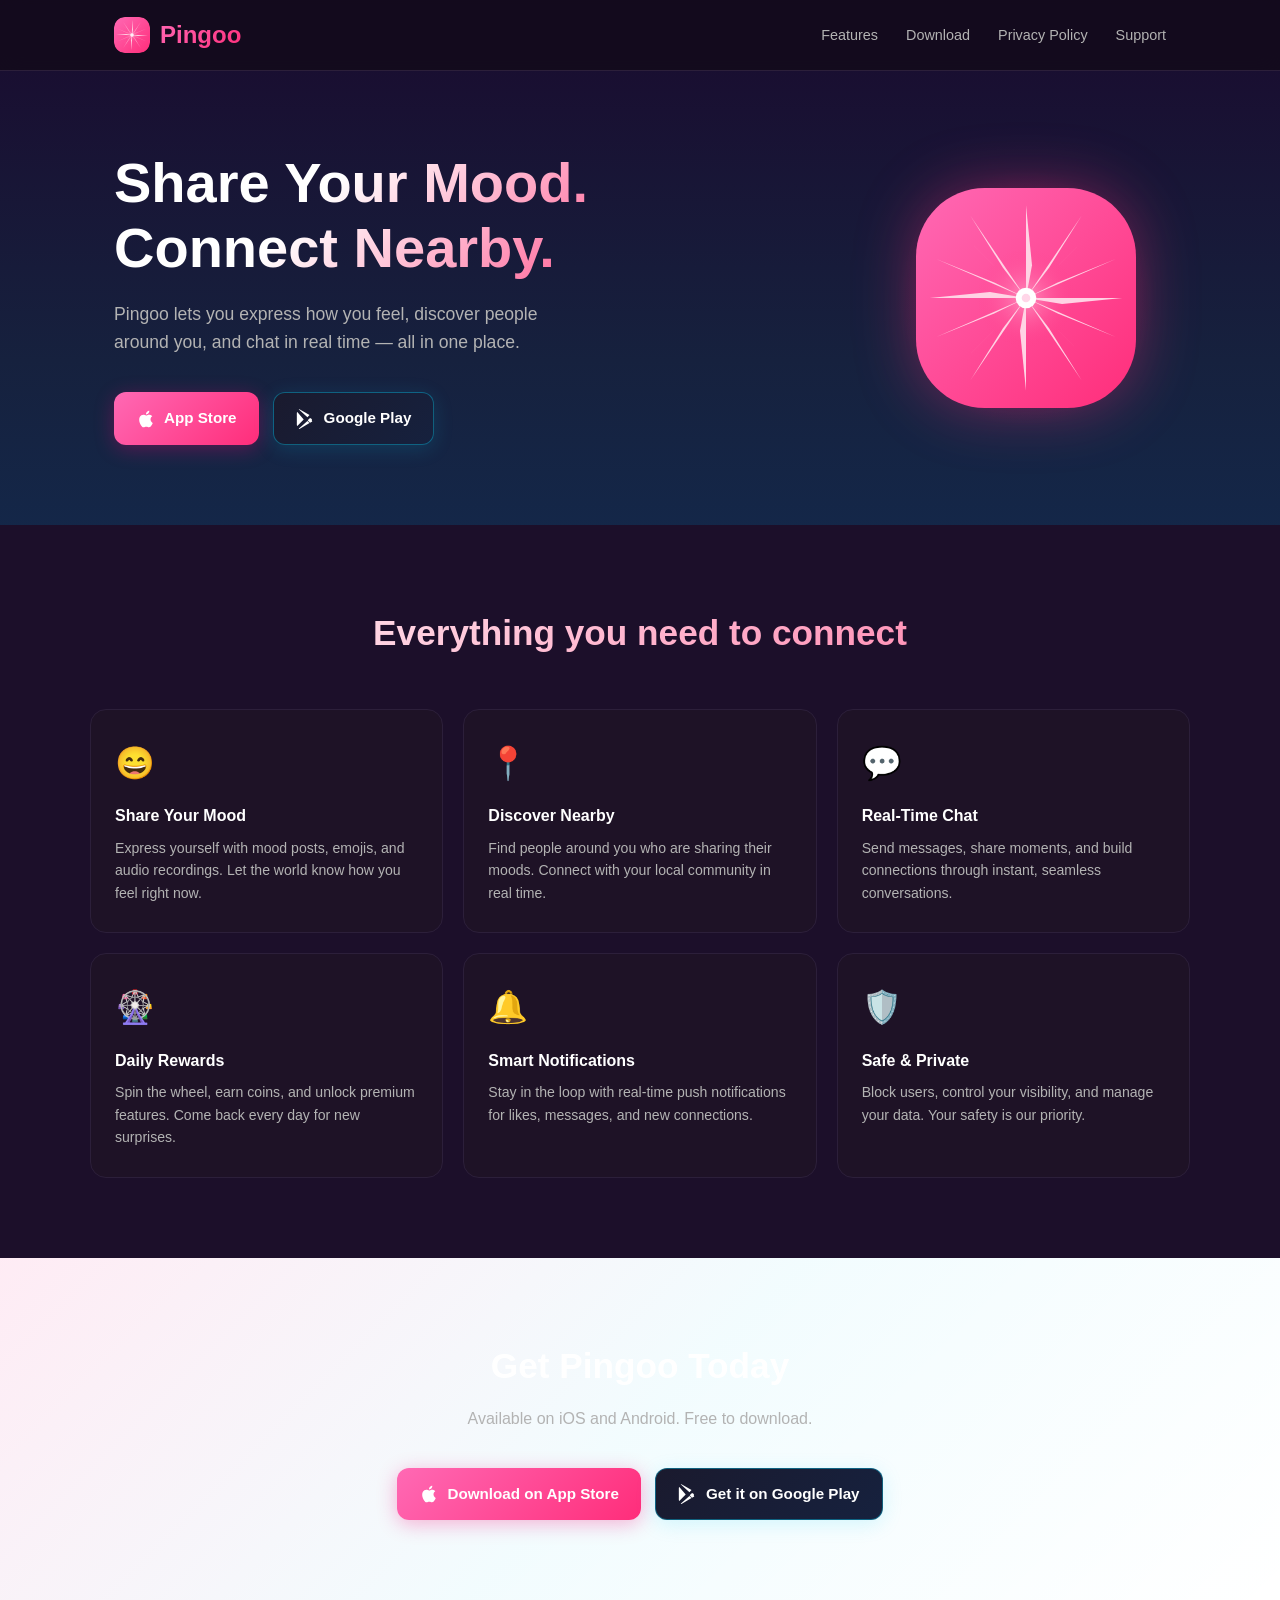
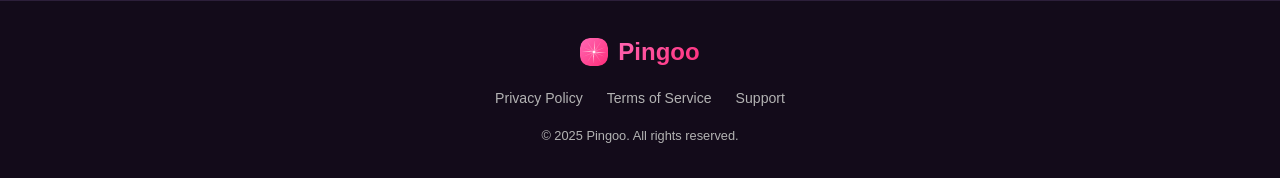
<file: index.html>
<!DOCTYPE html>
<html lang="en">
<head>
  <meta charset="UTF-8" />
  <meta name="viewport" content="width=device-width, initial-scale=1.0" />
  <title>Pingoo – Share Your Mood, Connect Nearby</title>
  <meta name="description" content="Pingoo lets you share your mood, discover people nearby, and connect through real-time chat. Available on iOS and Android." />
  <link rel="icon" href="pingoo-logo-static.svg" />
  <link rel="stylesheet" href="style.css" />
</head>
<body>

  <!-- NAV -->
  <nav>
    <div class="nav-inner">
      <div class="logo-wrapper">
        <img src="pingoo-logo-static.svg" alt="Pingoo" class="nav-logo-icon" />
        <span class="nav-logo">Pingoo</span>
      </div>
      <div class="nav-links">
        <a href="#features">Features</a>
        <a href="#download">Download</a>
        <a href="privacy.html">Privacy Policy</a>
        <a href="support.html">Support</a>
      </div>
    </div>
  </nav>

  <!-- HERO -->
  <section class="hero">
    <div class="hero-content fade-in-up">
      <h1>Share Your Mood.<br/>Connect Nearby.</h1>
      <p>Pingoo lets you express how you feel, discover people around you, and chat in real time — all in one place.</p>
      <div class="store-buttons">
        <a href="#download" class="btn btn-dark">
          <svg viewBox="0 0 24 24" fill="currentColor"><path d="M18.71 19.5c-.83 1.24-1.71 2.45-3.05 2.47-1.34.03-1.77-.79-3.29-.79-1.53 0-2 .77-3.27.82-1.31.05-2.3-1.32-3.14-2.53C4.25 17 2.94 12.45 4.7 9.39c.87-1.52 2.43-2.48 4.12-2.51 1.28-.02 2.5.87 3.29.87.78 0 2.26-1.07 3.8-.91.65.03 2.47.26 3.64 1.98-.09.06-2.17 1.28-2.15 3.81.03 3.02 2.65 4.03 2.68 4.04-.03.07-.42 1.44-1.38 2.83M13 3.5c.73-.83 1.94-1.46 2.94-1.5.13 1.17-.34 2.35-1.04 3.19-.69.85-1.83 1.51-2.95 1.42-.15-1.15.41-2.35 1.05-3.11z"/></svg>
          App Store
        </a>
        <a href="#download" class="btn btn-outline">
          <svg viewBox="0 0 24 24" fill="currentColor"><path d="M3.18 23.76c.3.17.64.22.98.15l12.09-6.98-2.54-2.54-10.53 9.37zm-1.7-20.1C1.2 4.04 1 4.53 1 5.14v13.72c0 .61.2 1.1.48 1.48l.08.07 7.69-7.69v-.18L1.56 3.59l-.08.07zm17.54 8.35l-2.17-1.25-2.85 2.85 2.85 2.85 2.19-1.26c.62-.36.62-.94 0-1.19zM4.16.24L16.25 7.22l-2.54 2.54L3.18.39C3.52.32 3.88.07 4.16.24z"/></svg>
          Google Play
        </a>
      </div>
    </div>
    <div class="hero-visual fade-in-up" style="animation-delay: 0.3s;">
      <div class="hero-logo-container">
        <div class="logo-glow"></div>
        <img src="pingoo-logo-static.svg" alt="Pingoo Logo" class="hero-logo spin-slow" />
      </div>
    </div>
  </section>

  <!-- FEATURES -->
  <section class="features" id="features">
    <h2 class="fade-in-up">Everything you need to connect</h2>
    <div class="features-grid">
      <div class="feature-card fade-in-up" style="animation-delay: 0.1s;">
        <div class="feature-icon">😄</div>
        <h3>Share Your Mood</h3>
        <p>Express yourself with mood posts, emojis, and audio recordings. Let the world know how you feel right now.</p>
      </div>
      <div class="feature-card fade-in-up" style="animation-delay: 0.2s;">
        <div class="feature-icon">📍</div>
        <h3>Discover Nearby</h3>
        <p>Find people around you who are sharing their moods. Connect with your local community in real time.</p>
      </div>
      <div class="feature-card fade-in-up" style="animation-delay: 0.3s;">
        <div class="feature-icon">💬</div>
        <h3>Real-Time Chat</h3>
        <p>Send messages, share moments, and build connections through instant, seamless conversations.</p>
      </div>
      <div class="feature-card fade-in-up" style="animation-delay: 0.4s;">
        <div class="feature-icon">🎡</div>
        <h3>Daily Rewards</h3>
        <p>Spin the wheel, earn coins, and unlock premium features. Come back every day for new surprises.</p>
      </div>
      <div class="feature-card fade-in-up" style="animation-delay: 0.5s;">
        <div class="feature-icon">🔔</div>
        <h3>Smart Notifications</h3>
        <p>Stay in the loop with real-time push notifications for likes, messages, and new connections.</p>
      </div>
      <div class="feature-card fade-in-up" style="animation-delay: 0.6s;">
        <div class="feature-icon">🛡️</div>
        <h3>Safe & Private</h3>
        <p>Block users, control your visibility, and manage your data. Your safety is our priority.</p>
      </div>
    </div>
  </section>

  <!-- DOWNLOAD -->
  <section class="download" id="download">
    <h2 class="fade-in-up">Get Pingoo Today</h2>
    <p class="fade-in-up" style="animation-delay: 0.1s;">Available on iOS and Android. Free to download.</p>
    <div class="store-buttons fade-in-up" style="animation-delay: 0.2s;">
      <a href="#" class="btn btn-dark">
        <svg viewBox="0 0 24 24" fill="currentColor"><path d="M18.71 19.5c-.83 1.24-1.71 2.45-3.05 2.47-1.34.03-1.77-.79-3.29-.79-1.53 0-2 .77-3.27.82-1.31.05-2.3-1.32-3.14-2.53C4.25 17 2.94 12.45 4.7 9.39c.87-1.52 2.43-2.48 4.12-2.51 1.28-.02 2.5.87 3.29.87.78 0 2.26-1.07 3.8-.91.65.03 2.47.26 3.64 1.98-.09.06-2.17 1.28-2.15 3.81.03 3.02 2.65 4.03 2.68 4.04-.03.07-.42 1.44-1.38 2.83M13 3.5c.73-.83 1.94-1.46 2.94-1.5.13 1.17-.34 2.35-1.04 3.19-.69.85-1.83 1.51-2.95 1.42-.15-1.15.41-2.35 1.05-3.11z"/></svg>
        Download on App Store
      </a>
      <a href="#" class="btn btn-outline">
        <svg viewBox="0 0 24 24" fill="currentColor"><path d="M3.18 23.76c.3.17.64.22.98.15l12.09-6.98-2.54-2.54-10.53 9.37zm-1.7-20.1C1.2 4.04 1 4.53 1 5.14v13.72c0 .61.2 1.1.48 1.48l.08.07 7.69-7.69v-.18L1.56 3.59l-.08.07zm17.54 8.35l-2.17-1.25-2.85 2.85 2.85 2.85 2.19-1.26c.62-.36.62-.94 0-1.19zM4.16.24L16.25 7.22l-2.54 2.54L3.18.39C3.52.32 3.88.07 4.16.24z"/></svg>
        Get it on Google Play
      </a>
    </div>
  </section>

  <!-- FOOTER -->
  <footer>
    <div class="footer-inner">
      <div class="logo-wrapper">
        <img src="pingoo-logo-static.svg" alt="Pingoo" class="nav-logo-icon" style="width:28px;height:28px;" />
        <span class="nav-logo">Pingoo</span>
      </div>
      <div class="footer-links">
        <a href="privacy.html">Privacy Policy</a>
        <a href="terms.html">Terms of Service</a>
        <a href="support.html">Support</a>
      </div>
      <p class="footer-copy">© 2025 Pingoo. All rights reserved.</p>
    </div>
  </footer>

  <script>
    // Intersection Observer for scroll animations
    const observer = new IntersectionObserver((entries) => {
      entries.forEach(entry => {
        if (entry.isIntersecting) {
          entry.target.classList.add('visible');
        }
      });
    }, { threshold: 0.1 });

    document.querySelectorAll('.fade-in-up').forEach(el => observer.observe(el));
  </script>

</body>
</html>
</file>
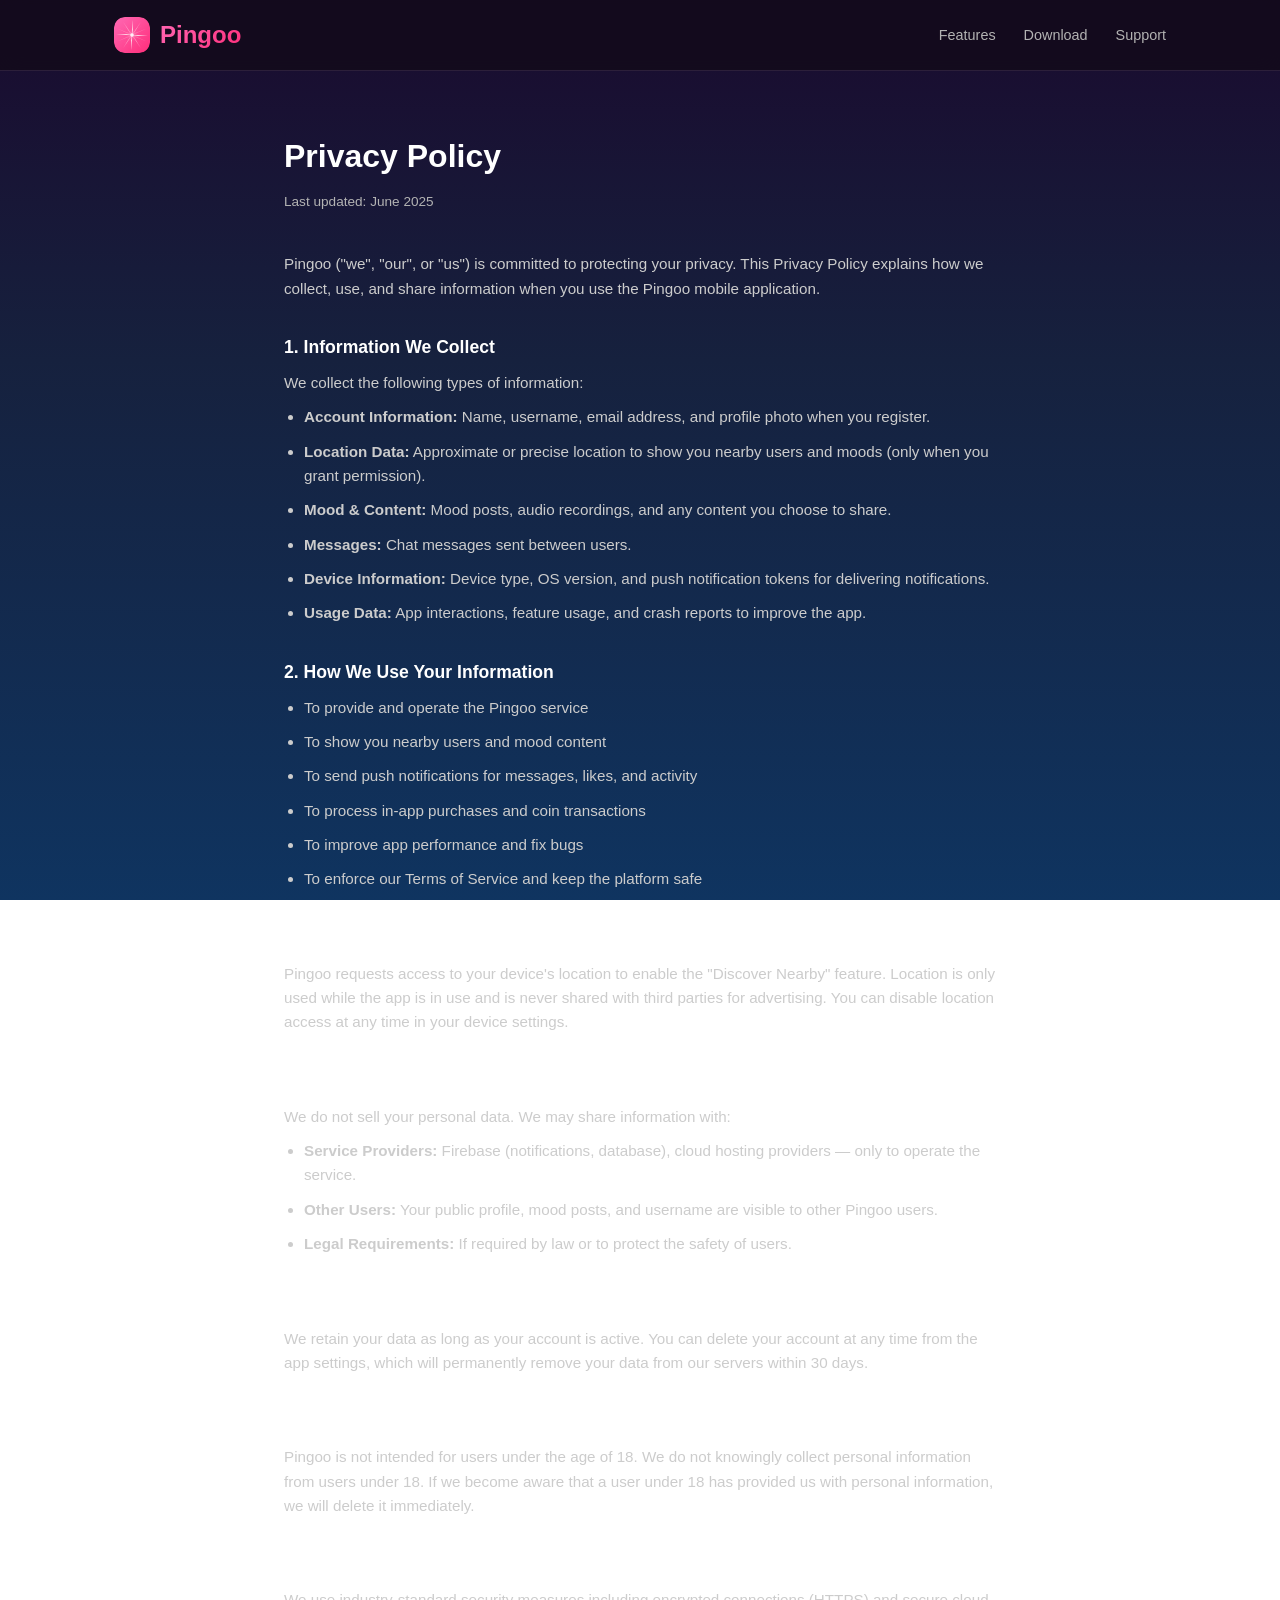
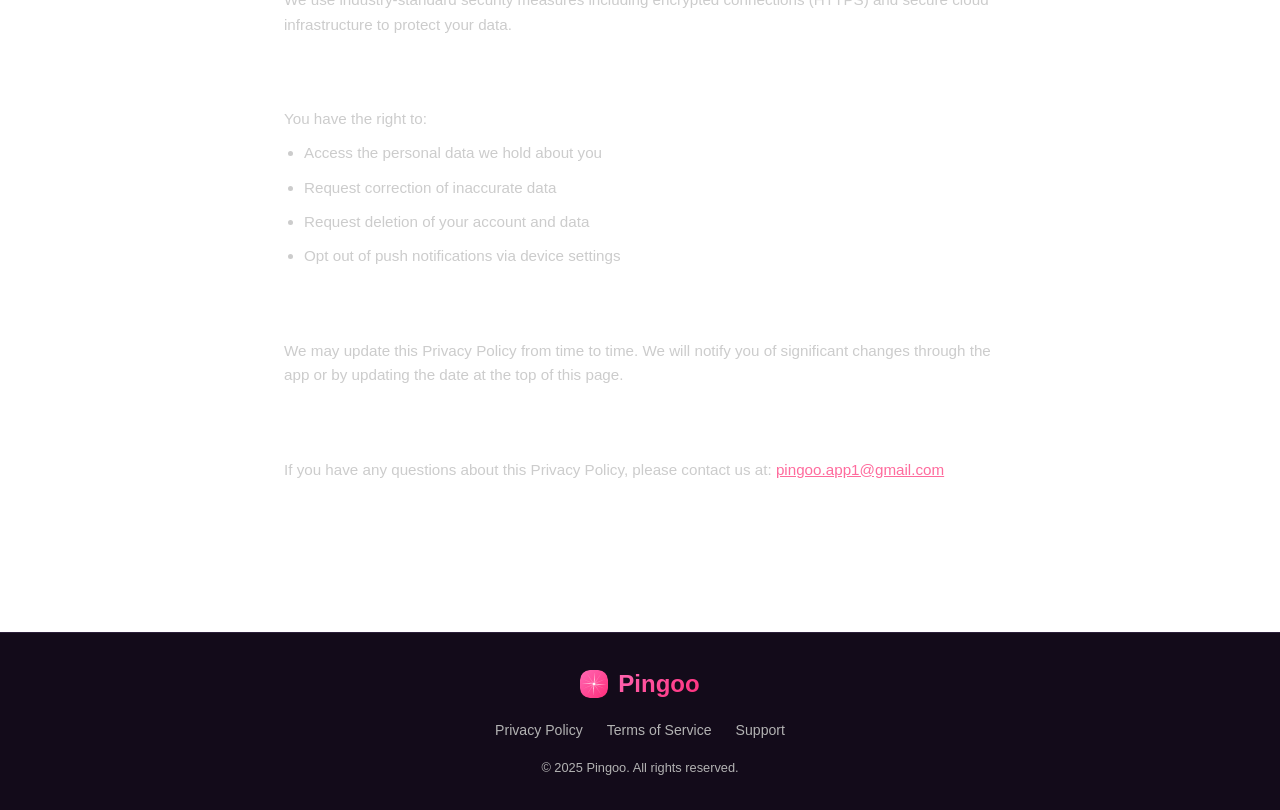
<file: privacy.html>
<!DOCTYPE html>
<html lang="en">
<head>
  <meta charset="UTF-8" />
  <meta name="viewport" content="width=device-width, initial-scale=1.0" />
  <title>Privacy Policy – Pingoo</title>
  <link rel="icon" href="pingoo-logo-static.svg" />
  <link rel="stylesheet" href="style.css" />
</head>
<body>

  <nav>
    <div class="nav-inner">
      <a href="index.html" class="logo-wrapper" style="text-decoration:none">
        <img src="pingoo-logo-static.svg" alt="Pingoo" class="nav-logo-icon" />
        <span class="nav-logo">Pingoo</span>
      </a>
      <div class="nav-links">
        <a href="index.html#features">Features</a>
        <a href="index.html#download">Download</a>
        <a href="support.html">Support</a>
      </div>
    </div>
  </nav>

  <div class="page-content">
    <h1>Privacy Policy</h1>
    <p class="updated">Last updated: June 2025</p>

    <p>Pingoo ("we", "our", or "us") is committed to protecting your privacy. This Privacy Policy explains how we collect, use, and share information when you use the Pingoo mobile application.</p>

    <h2>1. Information We Collect</h2>
    <p>We collect the following types of information:</p>
    <ul>
      <li><strong>Account Information:</strong> Name, username, email address, and profile photo when you register.</li>
      <li><strong>Location Data:</strong> Approximate or precise location to show you nearby users and moods (only when you grant permission).</li>
      <li><strong>Mood & Content:</strong> Mood posts, audio recordings, and any content you choose to share.</li>
      <li><strong>Messages:</strong> Chat messages sent between users.</li>
      <li><strong>Device Information:</strong> Device type, OS version, and push notification tokens for delivering notifications.</li>
      <li><strong>Usage Data:</strong> App interactions, feature usage, and crash reports to improve the app.</li>
    </ul>

    <h2>2. How We Use Your Information</h2>
    <ul>
      <li>To provide and operate the Pingoo service</li>
      <li>To show you nearby users and mood content</li>
      <li>To send push notifications for messages, likes, and activity</li>
      <li>To process in-app purchases and coin transactions</li>
      <li>To improve app performance and fix bugs</li>
      <li>To enforce our Terms of Service and keep the platform safe</li>
    </ul>

    <h2>3. Location Data</h2>
    <p>Pingoo requests access to your device's location to enable the "Discover Nearby" feature. Location is only used while the app is in use and is never shared with third parties for advertising. You can disable location access at any time in your device settings.</p>

    <h2>4. Sharing Your Information</h2>
    <p>We do not sell your personal data. We may share information with:</p>
    <ul>
      <li><strong>Service Providers:</strong> Firebase (notifications, database), cloud hosting providers — only to operate the service.</li>
      <li><strong>Other Users:</strong> Your public profile, mood posts, and username are visible to other Pingoo users.</li>
      <li><strong>Legal Requirements:</strong> If required by law or to protect the safety of users.</li>
    </ul>

    <h2>5. Data Retention</h2>
    <p>We retain your data as long as your account is active. You can delete your account at any time from the app settings, which will permanently remove your data from our servers within 30 days.</p>

    <h2>6. Children's Privacy</h2>
    <p>Pingoo is not intended for users under the age of 18. We do not knowingly collect personal information from users under 18. If we become aware that a user under 18 has provided us with personal information, we will delete it immediately.</p>

    <h2>7. Security</h2>
    <p>We use industry-standard security measures including encrypted connections (HTTPS) and secure cloud infrastructure to protect your data.</p>

    <h2>8. Your Rights</h2>
    <p>You have the right to:</p>
    <ul>
      <li>Access the personal data we hold about you</li>
      <li>Request correction of inaccurate data</li>
      <li>Request deletion of your account and data</li>
      <li>Opt out of push notifications via device settings</li>
    </ul>

    <h2>9. Changes to This Policy</h2>
    <p>We may update this Privacy Policy from time to time. We will notify you of significant changes through the app or by updating the date at the top of this page.</p>

    <h2>10. Contact Us</h2>
    <p>If you have any questions about this Privacy Policy, please contact us at: <a href="mailto:pingoo.app1@gmail.com">pingoo.app1@gmail.com</a></p>
  </div>

  <footer>
    <div class="footer-inner">
      <div class="logo-wrapper">
        <img src="pingoo-logo-static.svg" alt="Pingoo" class="nav-logo-icon" style="width:28px;height:28px;" />
        <span class="nav-logo">Pingoo</span>
      </div>
      <div class="footer-links">
        <a href="privacy.html">Privacy Policy</a>
        <a href="terms.html">Terms of Service</a>
        <a href="support.html">Support</a>
      </div>
      <p class="footer-copy">© 2025 Pingoo. All rights reserved.</p>
    </div>
  </footer>

</body>
</html>
</file>
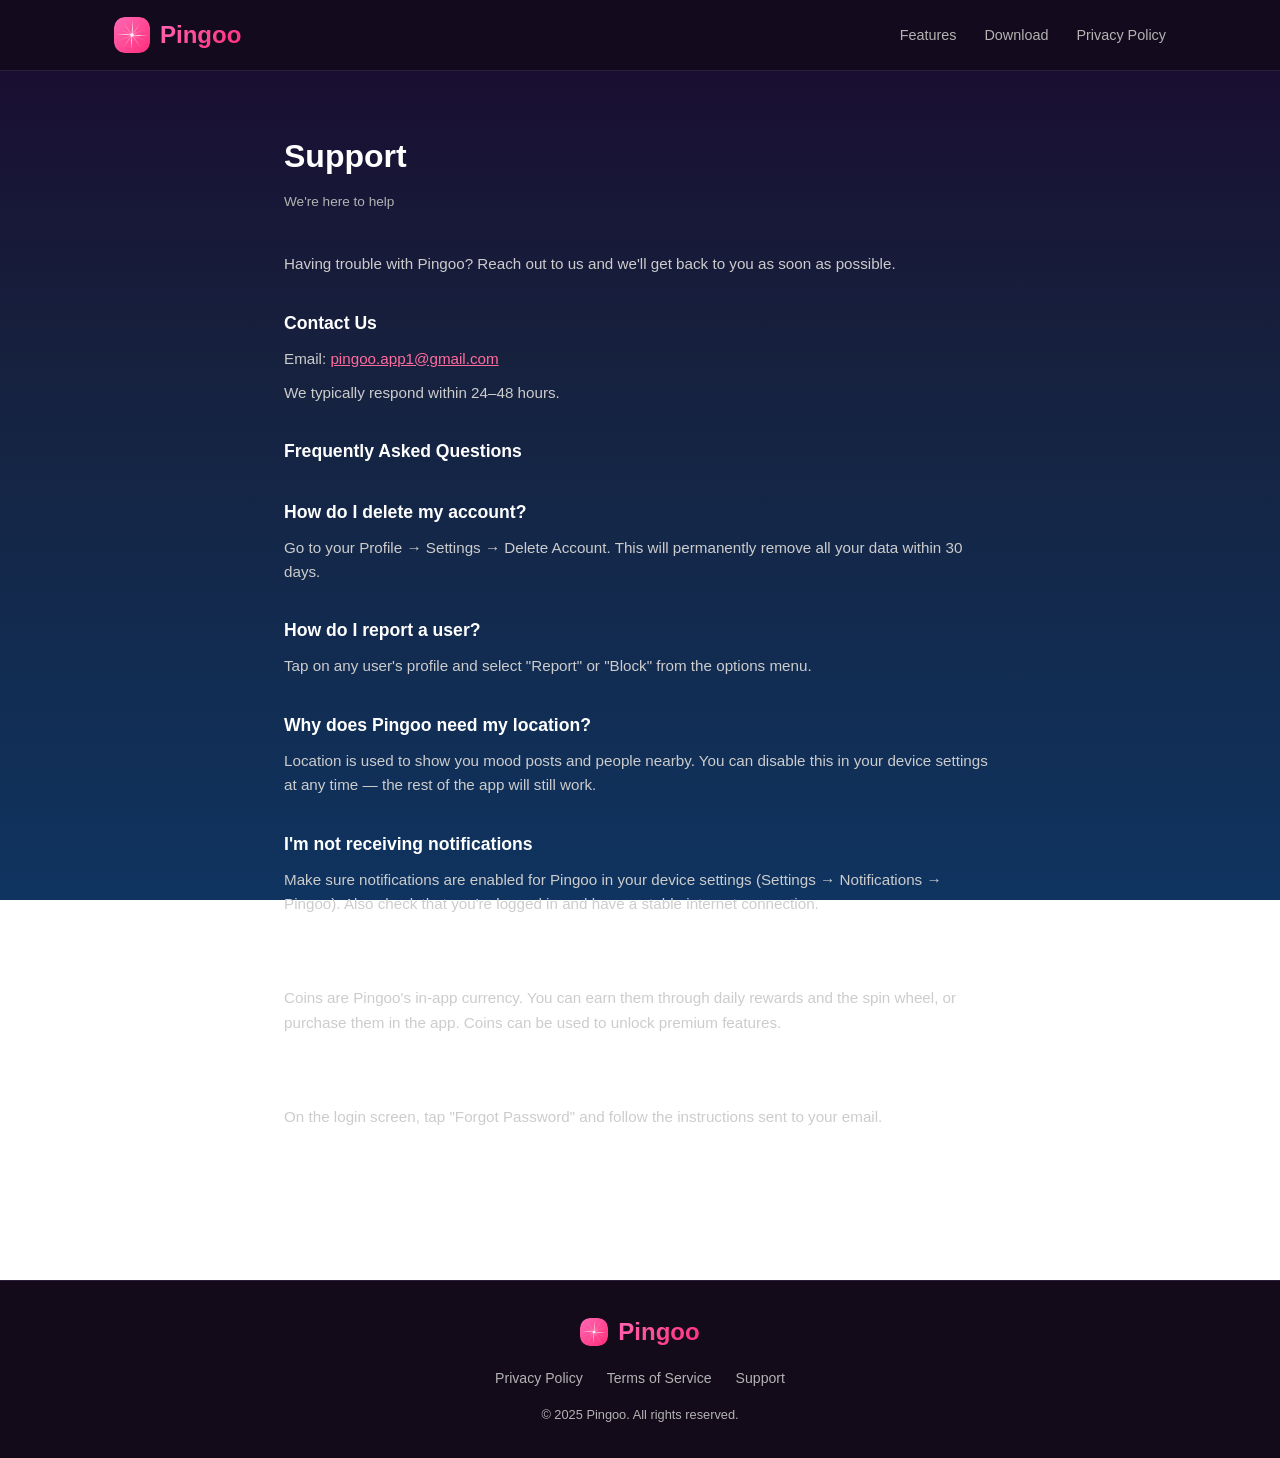
<file: support.html>
<!DOCTYPE html>
<html lang="en">
<head>
  <meta charset="UTF-8" />
  <meta name="viewport" content="width=device-width, initial-scale=1.0" />
  <title>Support – Pingoo</title>
  <link rel="icon" href="pingoo-logo-static.svg" />
  <link rel="stylesheet" href="style.css" />
</head>
<body>

  <nav>
    <div class="nav-inner">
      <a href="index.html" class="logo-wrapper" style="text-decoration:none">
        <img src="pingoo-logo-static.svg" alt="Pingoo" class="nav-logo-icon" />
        <span class="nav-logo">Pingoo</span>
      </a>
      <div class="nav-links">
        <a href="index.html#features">Features</a>
        <a href="index.html#download">Download</a>
        <a href="privacy.html">Privacy Policy</a>
      </div>
    </div>
  </nav>

  <div class="page-content">
    <h1>Support</h1>
    <p class="updated">We're here to help</p>

    <p>Having trouble with Pingoo? Reach out to us and we'll get back to you as soon as possible.</p>

    <h2>Contact Us</h2>
    <p>Email: <a href="mailto:pingoo.app1@gmail.com">pingoo.app1@gmail.com</a></p>
    <p>We typically respond within 24–48 hours.</p>

    <h2>Frequently Asked Questions</h2>

    <h2>How do I delete my account?</h2>
    <p>Go to your Profile → Settings → Delete Account. This will permanently remove all your data within 30 days.</p>

    <h2>How do I report a user?</h2>
    <p>Tap on any user's profile and select "Report" or "Block" from the options menu.</p>

    <h2>Why does Pingoo need my location?</h2>
    <p>Location is used to show you mood posts and people nearby. You can disable this in your device settings at any time — the rest of the app will still work.</p>

    <h2>I'm not receiving notifications</h2>
    <p>Make sure notifications are enabled for Pingoo in your device settings (Settings → Notifications → Pingoo). Also check that you're logged in and have a stable internet connection.</p>

    <h2>How do coins work?</h2>
    <p>Coins are Pingoo's in-app currency. You can earn them through daily rewards and the spin wheel, or purchase them in the app. Coins can be used to unlock premium features.</p>

    <h2>I forgot my password</h2>
    <p>On the login screen, tap "Forgot Password" and follow the instructions sent to your email.</p>
  </div>

  <footer>
    <div class="footer-inner">
      <div class="logo-wrapper">
        <img src="pingoo-logo-static.svg" alt="Pingoo" class="nav-logo-icon" style="width:28px;height:28px;" />
        <span class="nav-logo">Pingoo</span>
      </div>
      <div class="footer-links">
        <a href="privacy.html">Privacy Policy</a>
        <a href="terms.html">Terms of Service</a>
        <a href="support.html">Support</a>
      </div>
      <p class="footer-copy">© 2025 Pingoo. All rights reserved.</p>
    </div>
  </footer>

</body>
</html>
</file>
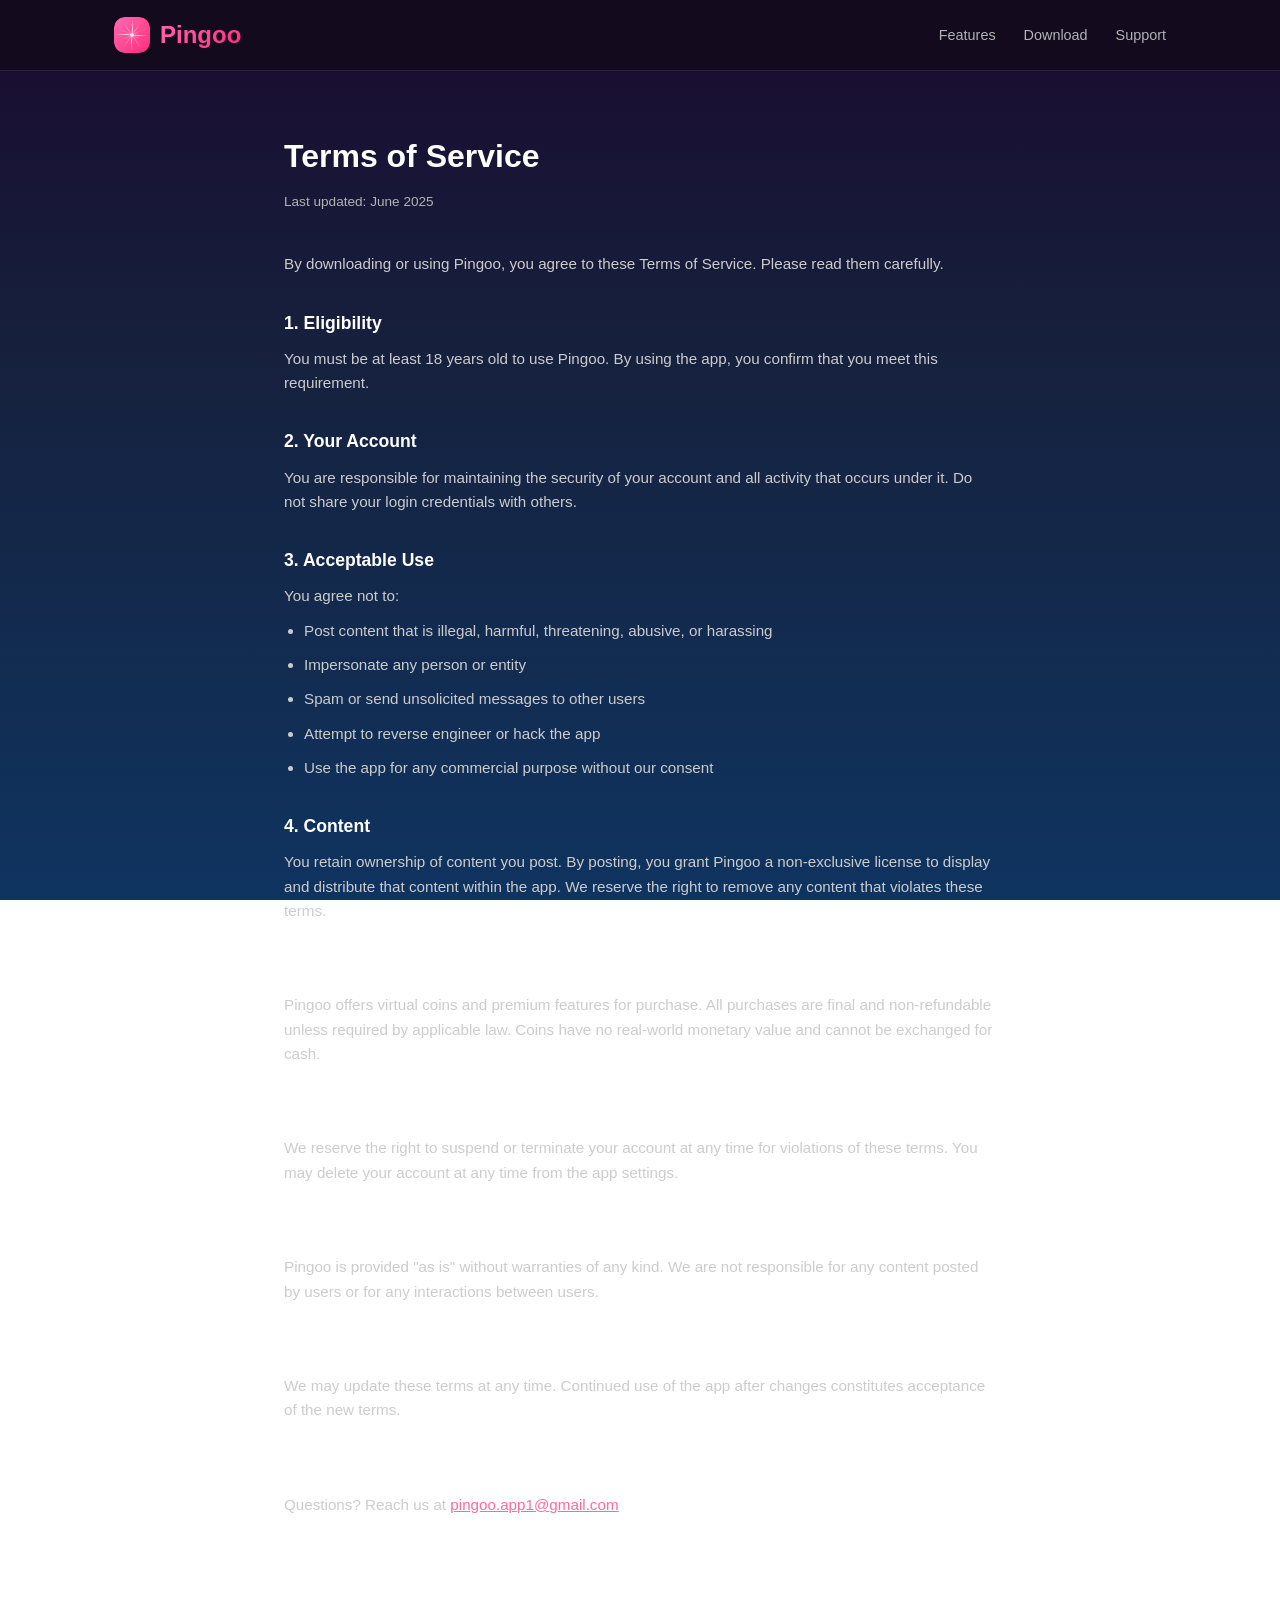
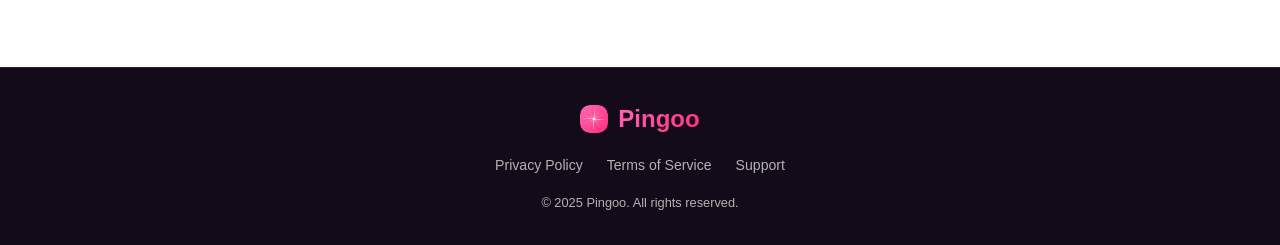
<file: terms.html>
<!DOCTYPE html>
<html lang="en">
<head>
  <meta charset="UTF-8" />
  <meta name="viewport" content="width=device-width, initial-scale=1.0" />
  <title>Terms of Service – Pingoo</title>
  <link rel="icon" href="pingoo-logo-static.svg" />
  <link rel="stylesheet" href="style.css" />
</head>
<body>

  <nav>
    <div class="nav-inner">
      <a href="index.html" class="logo-wrapper" style="text-decoration:none">
        <img src="pingoo-logo-static.svg" alt="Pingoo" class="nav-logo-icon" />
        <span class="nav-logo">Pingoo</span>
      </a>
      <div class="nav-links">
        <a href="index.html#features">Features</a>
        <a href="index.html#download">Download</a>
        <a href="support.html">Support</a>
      </div>
    </div>
  </nav>

  <div class="page-content">
    <h1>Terms of Service</h1>
    <p class="updated">Last updated: June 2025</p>

    <p>By downloading or using Pingoo, you agree to these Terms of Service. Please read them carefully.</p>

    <h2>1. Eligibility</h2>
    <p>You must be at least 18 years old to use Pingoo. By using the app, you confirm that you meet this requirement.</p>

    <h2>2. Your Account</h2>
    <p>You are responsible for maintaining the security of your account and all activity that occurs under it. Do not share your login credentials with others.</p>

    <h2>3. Acceptable Use</h2>
    <p>You agree not to:</p>
    <ul>
      <li>Post content that is illegal, harmful, threatening, abusive, or harassing</li>
      <li>Impersonate any person or entity</li>
      <li>Spam or send unsolicited messages to other users</li>
      <li>Attempt to reverse engineer or hack the app</li>
      <li>Use the app for any commercial purpose without our consent</li>
    </ul>

    <h2>4. Content</h2>
    <p>You retain ownership of content you post. By posting, you grant Pingoo a non-exclusive license to display and distribute that content within the app. We reserve the right to remove any content that violates these terms.</p>

    <h2>5. In-App Purchases</h2>
    <p>Pingoo offers virtual coins and premium features for purchase. All purchases are final and non-refundable unless required by applicable law. Coins have no real-world monetary value and cannot be exchanged for cash.</p>

    <h2>6. Termination</h2>
    <p>We reserve the right to suspend or terminate your account at any time for violations of these terms. You may delete your account at any time from the app settings.</p>

    <h2>7. Disclaimer</h2>
    <p>Pingoo is provided "as is" without warranties of any kind. We are not responsible for any content posted by users or for any interactions between users.</p>

    <h2>8. Changes</h2>
    <p>We may update these terms at any time. Continued use of the app after changes constitutes acceptance of the new terms.</p>

    <h2>9. Contact</h2>
    <p>Questions? Reach us at <a href="mailto:pingoo.app1@gmail.com">pingoo.app1@gmail.com</a></p>
  </div>

  <footer>
    <div class="footer-inner">
      <div class="logo-wrapper">
        <img src="pingoo-logo-static.svg" alt="Pingoo" class="nav-logo-icon" style="width:28px;height:28px;" />
        <span class="nav-logo">Pingoo</span>
      </div>
      <div class="footer-links">
        <a href="privacy.html">Privacy Policy</a>
        <a href="terms.html">Terms of Service</a>
        <a href="support.html">Support</a>
      </div>
      <p class="footer-copy">© 2025 Pingoo. All rights reserved.</p>
    </div>
  </footer>

</body>
</html>
</file>
<file: style.css>
*, *::before, *::after { box-sizing: border-box; margin: 0; padding: 0; }

:root {
  --primary: #F70776;
  --primary-light: #FF6B9D;
  --primary-dark: #FF2D7A;
  --secondary: #03C8F0;
  --bg: #130B1A;
  --bg2: #1C0F2A;
  --bg3: #1a0a2e;
  --card: #1E1226;
  --text: #FFFFFF;
  --muted: #B3B3B3;
  --border: #2C1F3A;
  --radius: 16px;
  --gradient-bg: linear-gradient(135deg, #1a0a2e, #16213e, #0f3460);
  --gradient-pink: linear-gradient(135deg, #FF69B4, #FF2D7A);
}

body {
  font-family: -apple-system, BlinkMacSystemFont, 'Segoe UI', sans-serif;
  background: linear-gradient(180deg, #1a0a2e 0%, #16213e 40%, #0f3460 100%);
  background-attachment: fixed;
  color: var(--text);
  line-height: 1.6;
  overflow-x: hidden;
}

/* ANIMATIONS */
@keyframes spin {
  from { transform: rotate(0deg); }
  to { transform: rotate(360deg); }
}

@keyframes pulse-glow {
  0%, 100% { transform: scale(1); opacity: 0.5; }
  50% { transform: scale(1.15); opacity: 0.8; }
}

@keyframes fadeInUp {
  from { opacity: 0; transform: translateY(30px); }
  to { opacity: 1; transform: translateY(0); }
}

@keyframes float {
  0%, 100% { transform: translateY(0); }
  50% { transform: translateY(-12px); }
}

.spin-slow {
  animation: spin 12s linear infinite;
}

.fade-in-up {
  opacity: 0;
  transform: translateY(30px);
  transition: opacity 0.6s ease, transform 0.6s ease;
}
.fade-in-up.visible {
  opacity: 1;
  transform: translateY(0);
}

/* NAV */
nav {
  position: sticky;
  top: 0;
  z-index: 100;
  background: rgba(19,11,26,0.85);
  backdrop-filter: blur(12px);
  border-bottom: 1px solid var(--border);
}
.nav-inner {
  max-width: 1100px;
  margin: 0 auto;
  padding: 16px 24px;
  display: flex;
  align-items: center;
  justify-content: space-between;
}
.nav-logo {
  font-size: 1.5rem;
  font-weight: 800;
  background: var(--gradient-pink);
  -webkit-background-clip: text;
  -webkit-text-fill-color: transparent;
}
.nav-logo-icon {
  width: 36px;
  height: 36px;
  border-radius: 10px;
}
.logo-wrapper {
  display: flex;
  align-items: center;
  gap: 10px;
}
.nav-links { display: flex; gap: 28px; }
.nav-links a {
  color: var(--muted);
  text-decoration: none;
  font-size: 0.9rem;
  transition: color 0.2s;
}
.nav-links a:hover { color: var(--primary-light); }

/* HERO */
.hero {
  max-width: 1100px;
  margin: 0 auto;
  padding: 80px 24px;
  display: flex;
  align-items: center;
  gap: 60px;
}
.hero-content { flex: 1; }
.hero-content h1 {
  font-size: clamp(2.2rem, 5vw, 3.5rem);
  font-weight: 800;
  line-height: 1.15;
  margin-bottom: 20px;
  background: linear-gradient(135deg, #fff 30%, #FF6B9D 70%, #FF2D7A);
  -webkit-background-clip: text;
  -webkit-text-fill-color: transparent;
}
.hero-content p {
  font-size: 1.1rem;
  color: var(--muted);
  max-width: 460px;
  margin-bottom: 36px;
}
.store-buttons { display: flex; gap: 14px; flex-wrap: wrap; }
.btn {
  display: inline-flex;
  align-items: center;
  gap: 8px;
  padding: 13px 22px;
  border-radius: 12px;
  font-size: 0.95rem;
  font-weight: 600;
  text-decoration: none;
  transition: transform 0.15s, opacity 0.15s, box-shadow 0.2s;
  cursor: pointer;
}
.btn svg { width: 20px; height: 20px; }
.btn:hover { transform: translateY(-2px); }
.btn-dark {
  background: var(--gradient-pink);
  color: #fff;
  box-shadow: 0 4px 20px rgba(247, 7, 118, 0.3);
}
.btn-dark:hover { box-shadow: 0 6px 30px rgba(247, 7, 118, 0.5); }
.btn-outline {
  background: linear-gradient(135deg, #1a1a2e, #16213e);
  color: var(--text);
  border: 1.5px solid rgba(3, 200, 240, 0.4);
  box-shadow: 0 4px 20px rgba(3, 200, 240, 0.15);
}
.btn-outline:hover {
  border-color: var(--secondary);
  color: var(--secondary);
  box-shadow: 0 6px 30px rgba(3, 200, 240, 0.3);
}

/* HERO LOGO */
.hero-visual { flex: 0 0 auto; }
.hero-logo-container {
  position: relative;
  width: 280px;
  height: 280px;
  display: flex;
  align-items: center;
  justify-content: center;
}
.hero-logo {
  width: 220px;
  height: 220px;
  filter: drop-shadow(0 0 30px rgba(255, 45, 122, 0.4));
  animation: spin 12s linear infinite, float 4s ease-in-out infinite;
}
.logo-glow {
  position: absolute;
  width: 260px;
  height: 260px;
  border-radius: 50%;
  background: radial-gradient(circle, rgba(247, 7, 118, 0.3) 0%, transparent 70%);
  animation: pulse-glow 3s ease-in-out infinite;
}

/* MOODS */
.moods {
  padding: 80px 24px;
  text-align: center;
}
.moods h2 {
  font-size: clamp(1.6rem, 3vw, 2.2rem);
  font-weight: 700;
  margin-bottom: 12px;
  background: linear-gradient(135deg, #fff, #FF6B9D);
  -webkit-background-clip: text;
  -webkit-text-fill-color: transparent;
}
.moods-subtitle {
  color: var(--muted);
  font-size: 1rem;
  margin-bottom: 48px;
}
.moods-grid {
  max-width: 1100px;
  margin: 0 auto;
  display: grid;
  grid-template-columns: repeat(auto-fit, minmax(280px, 1fr));
  gap: 20px;
}
.mood-card {
  background: var(--card);
  border: 1px solid var(--border);
  border-radius: 20px;
  padding: 20px;
  text-align: left;
  transition: border-color 0.3s, transform 0.3s, box-shadow 0.3s;
}
.mood-card:hover {
  border-color: var(--primary);
  transform: translateY(-4px);
  box-shadow: 0 12px 40px rgba(247, 7, 118, 0.12);
}
.mood-card-header {
  display: flex;
  align-items: center;
  gap: 10px;
  margin-bottom: 16px;
}
.mood-avatar {
  width: 40px;
  height: 40px;
  border-radius: 50%;
  display: flex;
  align-items: center;
  justify-content: center;
  font-weight: 700;
  font-size: 1rem;
  color: #fff;
  flex-shrink: 0;
}
.mood-user-info {
  display: flex;
  flex-direction: column;
  flex: 1;
}
.mood-username {
  font-size: 0.88rem;
  font-weight: 600;
  color: var(--text);
}
.mood-time {
  font-size: 0.72rem;
  color: var(--muted);
}
.mood-online-dot {
  width: 10px;
  height: 10px;
  border-radius: 50%;
  background: #4ECDC4;
  box-shadow: 0 0 6px rgba(78, 205, 196, 0.6);
  flex-shrink: 0;
}
.mood-card-body {
  margin-bottom: 16px;
}
.mood-big-emoji {
  font-size: 2.5rem;
  margin-bottom: 10px;
}
.mood-caption {
  font-size: 0.92rem;
  color: var(--text);
  line-height: 1.5;
}
.mood-card-footer {
  display: flex;
  align-items: center;
  justify-content: space-between;
}
.mood-tag {
  background: rgba(247, 7, 118, 0.12);
  color: var(--primary-light);
  padding: 4px 12px;
  border-radius: 20px;
  font-size: 0.75rem;
  font-weight: 600;
}
.mood-likes {
  font-size: 0.8rem;
  color: var(--muted);
}

/* FEATURES */
.features {
  background: var(--bg2);
  padding: 80px 24px;
  text-align: center;
}
.features h2 {
  font-size: clamp(1.6rem, 3vw, 2.2rem);
  font-weight: 700;
  margin-bottom: 48px;
  background: linear-gradient(135deg, #fff, #FF6B9D);
  -webkit-background-clip: text;
  -webkit-text-fill-color: transparent;
}
.features-grid {
  max-width: 1100px;
  margin: 0 auto;
  display: grid;
  grid-template-columns: repeat(auto-fit, minmax(280px, 1fr));
  gap: 20px;
}
.feature-card {
  background: var(--card);
  border: 1px solid var(--border);
  border-radius: var(--radius);
  padding: 28px 24px;
  text-align: left;
  transition: border-color 0.3s, transform 0.3s, box-shadow 0.3s;
}
.feature-card:hover {
  border-color: var(--primary);
  transform: translateY(-6px);
  box-shadow: 0 12px 40px rgba(247, 7, 118, 0.15);
}
.feature-icon { font-size: 2rem; margin-bottom: 14px; }
.feature-card h3 { font-size: 1rem; font-weight: 700; margin-bottom: 8px; color: var(--text); }
.feature-card p { font-size: 0.88rem; color: var(--muted); }

/* DOWNLOAD */
.download {
  padding: 80px 24px;
  text-align: center;
  background: linear-gradient(135deg, rgba(247, 7, 118, 0.08), rgba(3, 200, 240, 0.05), transparent);
}
.download h2 {
  font-size: clamp(1.6rem, 3vw, 2.2rem);
  font-weight: 700;
  margin-bottom: 12px;
}
.download p { color: var(--muted); margin-bottom: 36px; }
.download .store-buttons { justify-content: center; }

/* FOOTER */
footer {
  border-top: 1px solid var(--border);
  padding: 32px 24px;
  background: var(--bg);
}
.footer-inner {
  max-width: 1100px;
  margin: 0 auto;
  display: flex;
  flex-direction: column;
  align-items: center;
  gap: 16px;
  text-align: center;
}
.footer-links { display: flex; gap: 24px; flex-wrap: wrap; justify-content: center; }
.footer-links a { color: var(--muted); text-decoration: none; font-size: 0.88rem; transition: color 0.2s; }
.footer-links a:hover { color: var(--primary-light); }
.footer-copy { color: var(--muted); font-size: 0.8rem; }

/* PRIVACY / TERMS / SUPPORT pages */
.page-content {
  max-width: 760px;
  margin: 60px auto;
  padding: 0 24px 80px;
}
.page-content h1 { font-size: 2rem; font-weight: 800; margin-bottom: 8px; }
.page-content .updated { color: var(--muted); font-size: 0.85rem; margin-bottom: 40px; }
.page-content h2 { font-size: 1.1rem; font-weight: 700; margin: 32px 0 10px; }
.page-content p, .page-content li { color: #ccc; font-size: 0.95rem; margin-bottom: 10px; }
.page-content ul { padding-left: 20px; }
.page-content a { color: var(--primary-light); }

/* TABLET */
@media (max-width: 768px) {
  .nav-inner { padding: 12px 16px; flex-wrap: wrap; gap: 10px; }
  .nav-logo { font-size: 1.3rem; }
  .nav-logo-icon { width: 30px; height: 30px; }
  .nav-links {
    gap: 12px;
    flex-wrap: wrap;
    justify-content: center;
  }
  .nav-links a { font-size: 0.82rem; }

  .hero { flex-direction: column; padding: 48px 20px; text-align: center; gap: 40px; }
  .hero-content p { margin: 0 auto 30px; }
  .store-buttons { justify-content: center; }
  .hero-visual { display: block; }
  .hero-logo-container { width: 200px; height: 200px; margin: 0 auto; }
  .hero-logo { width: 160px; height: 160px; }
  .logo-glow { width: 190px; height: 190px; }

  .features { padding: 60px 20px; }
  .features-grid { grid-template-columns: 1fr; gap: 16px; }

  .moods { padding: 60px 20px; }
  .moods-grid { grid-template-columns: 1fr; gap: 16px; }

  .download { padding: 60px 20px; }
  .download .store-buttons { flex-direction: column; align-items: center; }

  .page-content { margin: 40px auto; padding: 0 16px 60px; }
  .page-content h1 { font-size: 1.6rem; }
}

/* MOBILE SMALL */
@media (max-width: 480px) {
  body {
    display: flex;
    flex-direction: column;
    align-items: center;
  }

  nav, .hero, .moods, .features, .download, footer, .page-content {
    width: 100%;
  }

  .nav-inner {
    padding: 10px 12px;
    flex-direction: column;
    align-items: center;
    gap: 8px;
  }
  .nav-logo { font-size: 1.1rem; }
  .nav-logo-icon { width: 26px; height: 26px; }
  .logo-wrapper { gap: 6px; }
  .nav-links {
    display: flex;
    flex-wrap: wrap;
    justify-content: center;
    gap: 6px 14px;
  }
  .nav-links a { font-size: 0.75rem; }

  .hero {
    padding: 36px 16px;
    gap: 24px;
    text-align: center;
    align-items: center;
  }
  .hero-content {
    display: flex;
    flex-direction: column;
    align-items: center;
  }
  .hero-content h1 { font-size: 1.8rem; text-align: center; }
  .hero-content p { font-size: 0.95rem; text-align: center; margin: 0 auto 30px; }
  .hero-visual { display: none; }
  .store-buttons { justify-content: center; gap: 10px; }

  .btn { padding: 12px 18px; font-size: 0.88rem; }

  .features { padding: 48px 16px; text-align: center; }
  .features h2 { margin-bottom: 32px; }
  .features-grid { justify-items: center; }
  .feature-card { padding: 22px 18px; width: 100%; }

  .moods { padding: 48px 16px; text-align: center; }
  .moods h2 { margin-bottom: 8px; }
  .moods-subtitle { margin-bottom: 32px; }
  .moods-grid { justify-items: center; }
  .mood-card { padding: 16px; width: 100%; }
  .mood-big-emoji { font-size: 2rem; }

  .download { padding: 48px 16px; text-align: center; }
  .download .store-buttons { flex-direction: column; align-items: center; }

  footer { padding: 24px 16px; text-align: center; }
  .footer-inner { align-items: center; }
  .footer-links { gap: 16px; justify-content: center; }
  .footer-links a { font-size: 0.8rem; }

  .page-content { margin: 30px auto; padding: 0 12px 40px; text-align: left; }
  .page-content h1 { font-size: 1.4rem; }
  .page-content h2 { font-size: 1rem; }
  .page-content p, .page-content li { font-size: 0.88rem; }
}
</file>
